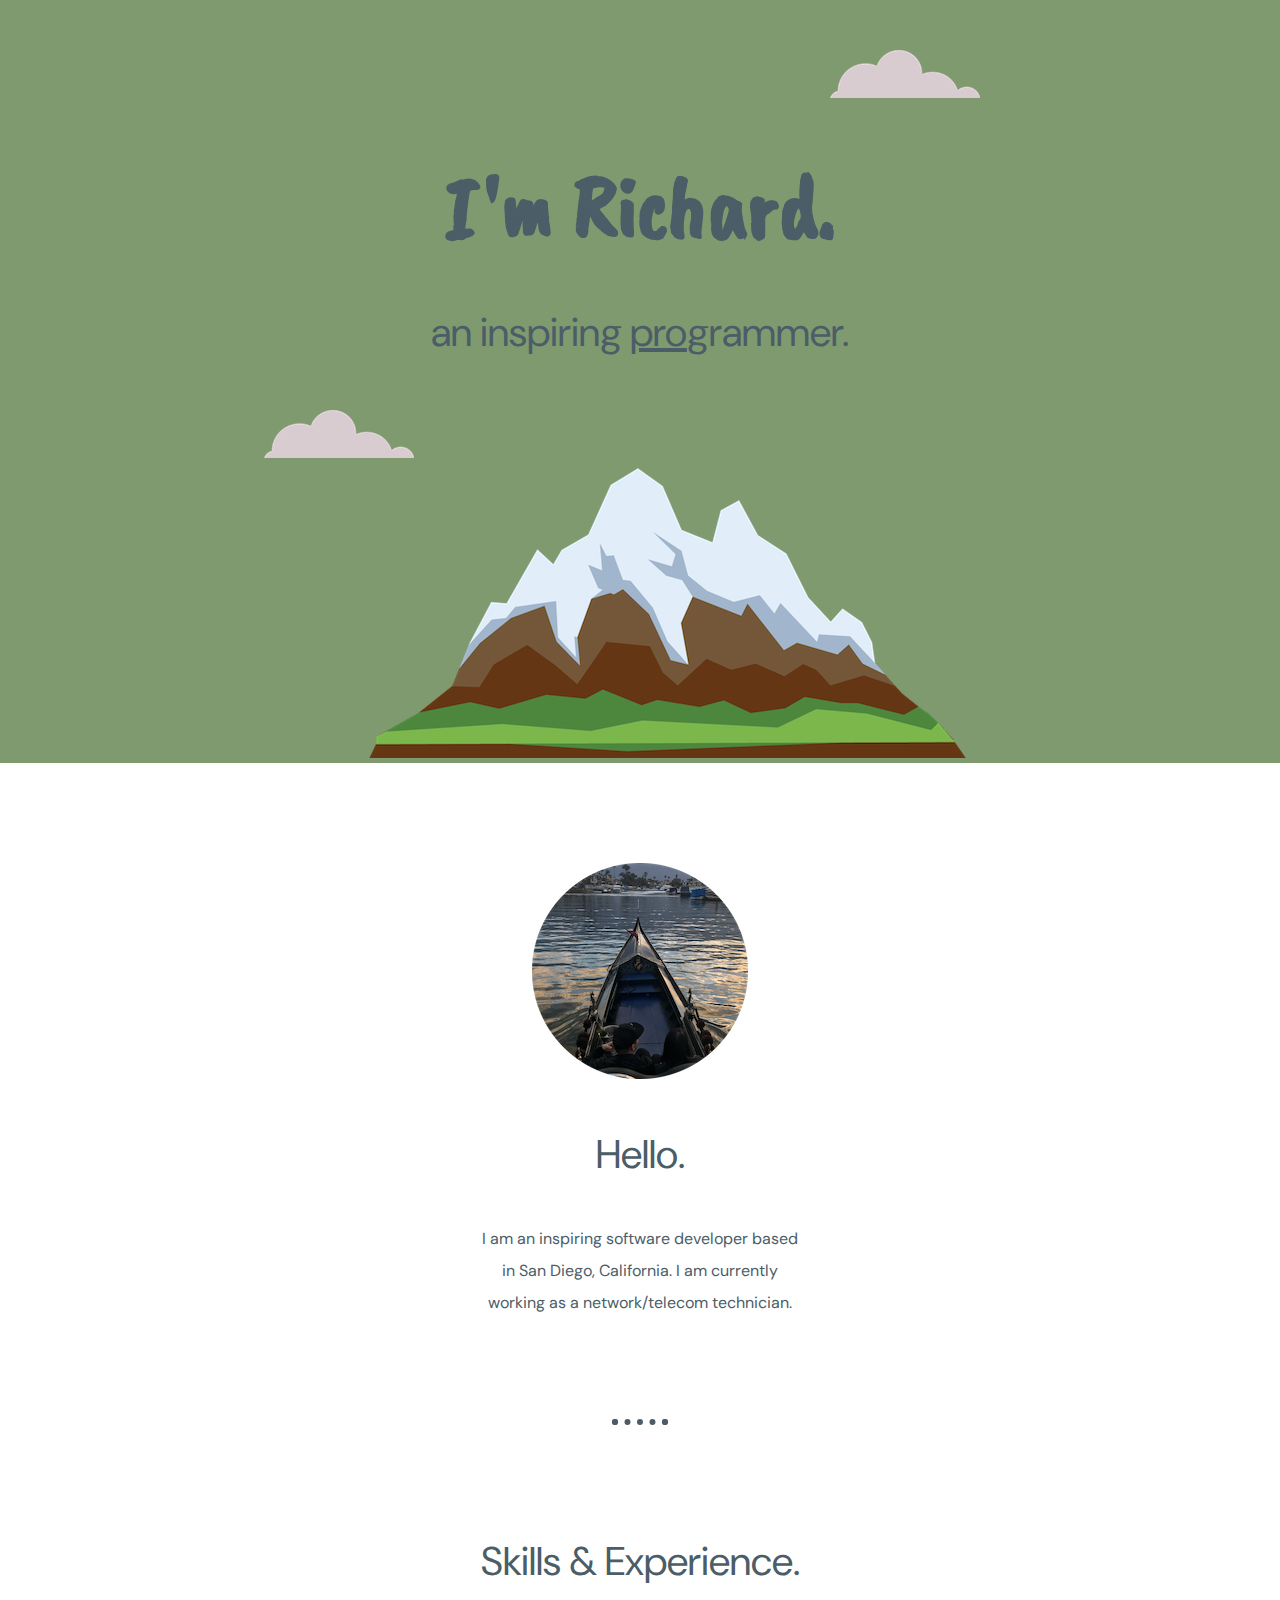
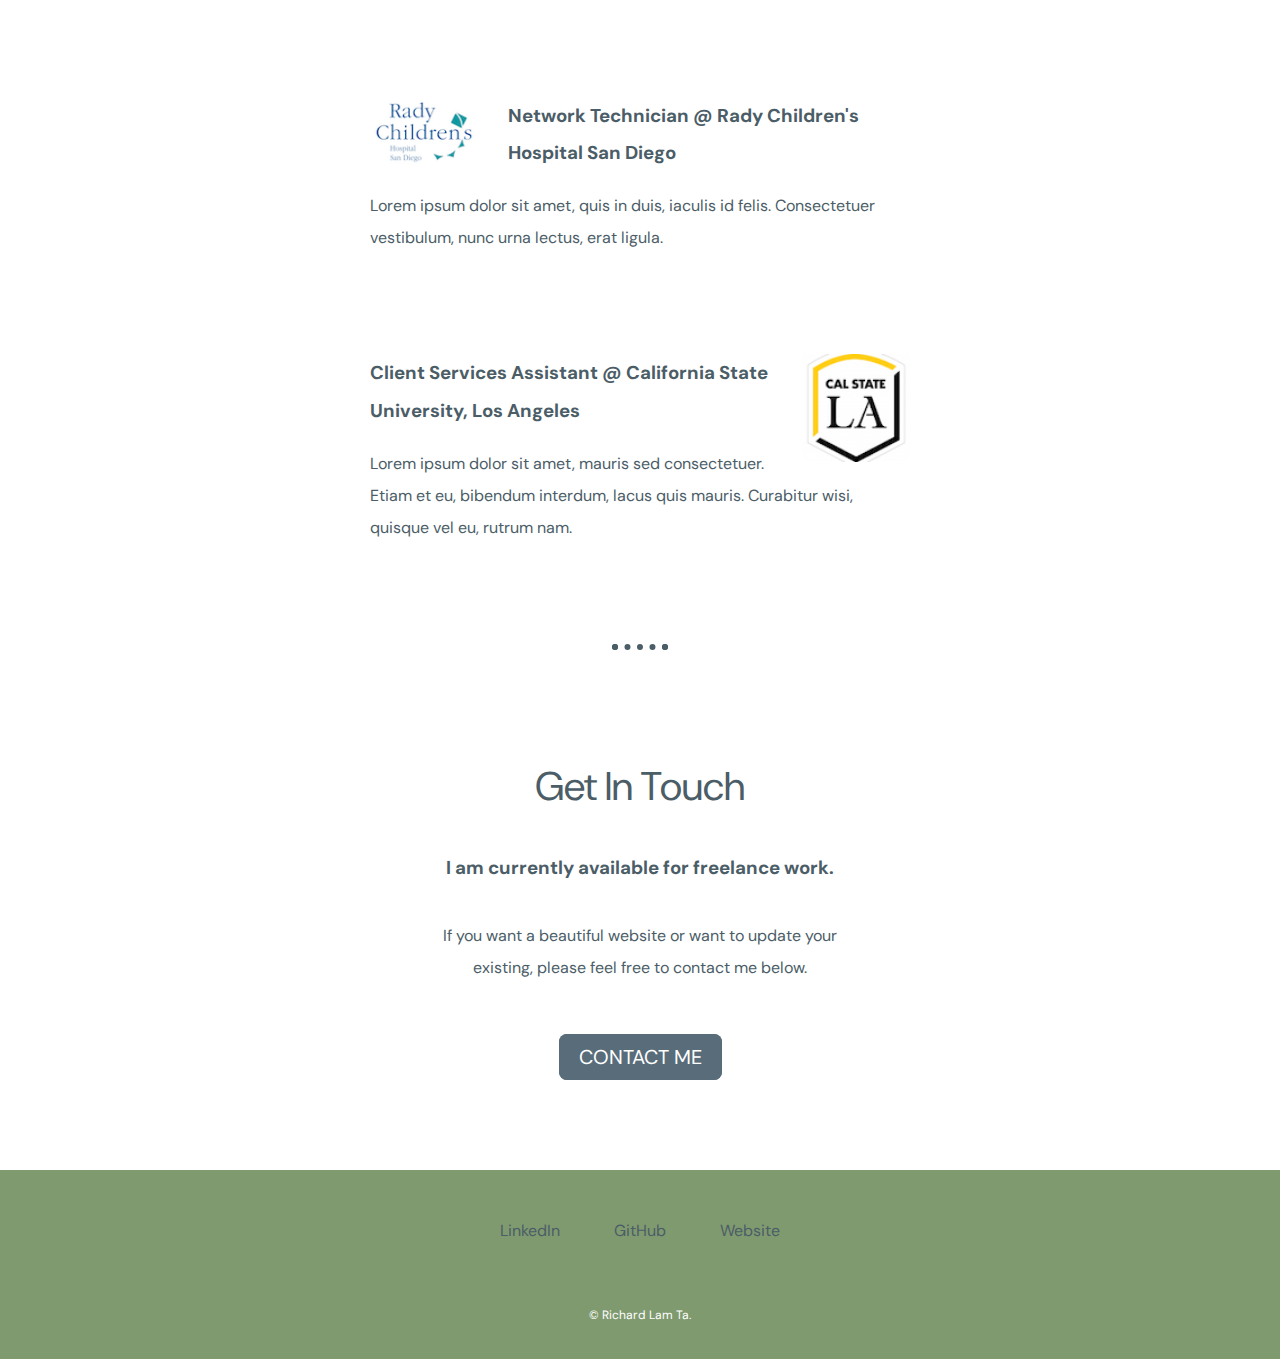
<file: index.html>
<!DOCTYPE html>
<html lang="en" dir="ltr">
  <head>
    <meta charset="utf-8">
    <title>Richard Ta</title>
    <link rel="stylesheet" href="css/styles.css">
    <link rel="icon" href="favicon.ico">
    <link rel="preconnect" href="https://fonts.googleapis.com">
    <link rel="preconnect" href="https://fonts.gstatic.com" crossorigin>
    <link href="https://fonts.googleapis.com/css2?family=Black+Han+Sans&family=Caveat+Brush&family=DM+Sans&display=swap" rel="stylesheet">

  </head>
  <body>
    <div class="top-container">
      <img class="top-cloud" src="images/cloud.png" alt="cloud-img">
      <h1>I'm Richard.</h1>
      <h2>an inspiring <span class="pro">pro</span>grammer.</h2>
      <img class="bottom-cloud" src="images/cloud.png" alt="cloud-img">
      <img class="mountain-img"src="images/mountain.png" alt="mountain-img">
    </div>



    <div class="middle-container">
      <div class="profile">
        <img src="images/profile.png" alt="profile">
        <h2>Hello.</h2>
        <p class="intro">I am an inspiring software developer based in San Diego, California. I am currently working as a network/telecom technician.</p>
      </div>

      <hr>
      <div class="skills">
        <h2>Skills & Experience.</h2>
        <div class="skill-row">
          <img class="rchsd-img" src="images/rchsd.png" alt="rchsd-logo">
          <h3>Network Technician @ Rady Children's Hospital San Diego</h3>
          <p>Lorem ipsum dolor sit amet, quis in duis, iaculis id felis. Consectetuer vestibulum, nunc urna lectus, erat ligula.</p>
        </div>
        <div class="skill-row">
          <img class="csula-img" src="images/csula.png" alt="csula-logo">
          <h3>Client Services Assistant @ California State University, Los Angeles</h3>
          <p>Lorem ipsum dolor sit amet, mauris sed consectetuer. Etiam et eu, bibendum interdum, lacus quis mauris. Curabitur wisi, quisque vel eu, rutrum nam.</p>
        </div>
      </div>

      <hr>
      <div class="contact-me">
        <h2>Get In Touch</h2>
        <h3>I am currently available for freelance work.</h3>
        <p class="contact-message">If you want a beautiful website or want to update your existing, please feel free to contact me below.</p>
        <a class="btn" href="mailto:richardlamta@gmail.com">CONTACT ME</a>
      </div>
    </div>


    <div class="bottom-container">
      <a class="footer-link" href="https://www.linkedin.com/richardlamta">LinkedIn</a>
      <a class="footer-link" href="https://github.com/richlamta">GitHub</a>
      <a class="footer-link" href="https://www.appbrewery.co/">Website</a>
      <p class="copyright">© Richard Lam Ta.</p>
    </div>

  </body>
</html>
</file>
<file: css/styles.css>
body {
  margin:0;
  text-align: center;
  font-family: 'DM Sans', sans-serif;
  color: #4B5D67;
}
h1 {

  font-size: 5.625rem;
  margin: 50px auto 0 auto;
  font-family: 'Caveat Brush', cursive;
}
h2 {
  font-weight: normal;
  font-family: 'DM Sans', sans-serif;
  font-size: 2.5rem;
  padding: 10px;
}
h3 {
  color: #4B5D67;
  font-family: 'DM Sans', sans-serif;
}

p {
  line-height: 2;
}
hr {
  border: dotted #4B5D67 6px;

  border-bottom: none;
  width: 4%;
  margin: 100px auto;
}

a {
  color: #4B5D67;
  font-family: 'DM Sans' sans-serif;
  margin: 20px 25px;
  text-decoration: none;
}
a:hover {
  color: #586c7a;
}
.top-container {
  background-color: #809A6F;
  position: relative;
  padding-top: 100px;
  margin: 0 0 3em;
}
.middle-container {
  margin: 100px;
}
.bottom-container {
  background-color: #809A6F;
  padding: 50px 0 20px;
}
.pro {
  text-decoration: underline;
}
.intro {
  width: 30%;
  margin: auto;
}
.contact-message {
  width: 40%;
  margin: 40px auto 60px;
}
.mountain-img {
  position: relative;
  right: 50px;
}
.top-cloud {
  position: absolute;
  right: 300px;
  top: 50px;
}
.bottom-cloud {
  position: relative;

  bottom: 300px;
}
.btn {
  color: #839AA8;
}
.footer-link {
  color: #4B5D67;
}

.skill-row {
  width: 50%;
  margin: 100px auto 100px auto;
  text-align: left;
  line-height: 2;
}
.rchsd-img {
  width: 20%;
  float: left;
  margin-right: 30px;
}
.csula-img {
  width: 20%;
  float: right;
  margin-left: 30px;
}


.btn {
  background: #586c7a;
  background-image: -webkit-linear-gradient(top, #586c7a, #586c7a);
  background-image: -moz-linear-gradient(top, #586c7a, #586c7a);
  background-image: -ms-linear-gradient(top, #586c7a, #586c7a);
  background-image: -o-linear-gradient(top, #586c7a, #586c7a);
  background-image: linear-gradient(to bottom, #586c7a, #586c7a);
  -webkit-border-radius: 8;
  -moz-border-radius: 8;
  border-radius: 8px;
  font-family: 'DM Sans', sans-serif;
  color: #ffffff;
  font-size: 20px;
  padding: 10px 20px 10px 20px;
  text-decoration: none;
}

.btn:hover {
  background: #a7b3ba;
  background-image: -webkit-linear-gradient(top, #a7b3ba, #a7b3ba);
  background-image: -moz-linear-gradient(top, #a7b3ba, #a7b3ba);
  background-image: -ms-linear-gradient(top, #a7b3ba, #a7b3ba);
  background-image: -o-linear-gradient(top, #a7b3ba, #a7b3ba);
  background-image: linear-gradient(to bottom, #a7b3ba, #a7b3ba);
  text-decoration: none;
}

.copyright {
  font-size: 0.75rem;
  color: white;
  padding: 50px 0px 0px 0px;
}
</file>
